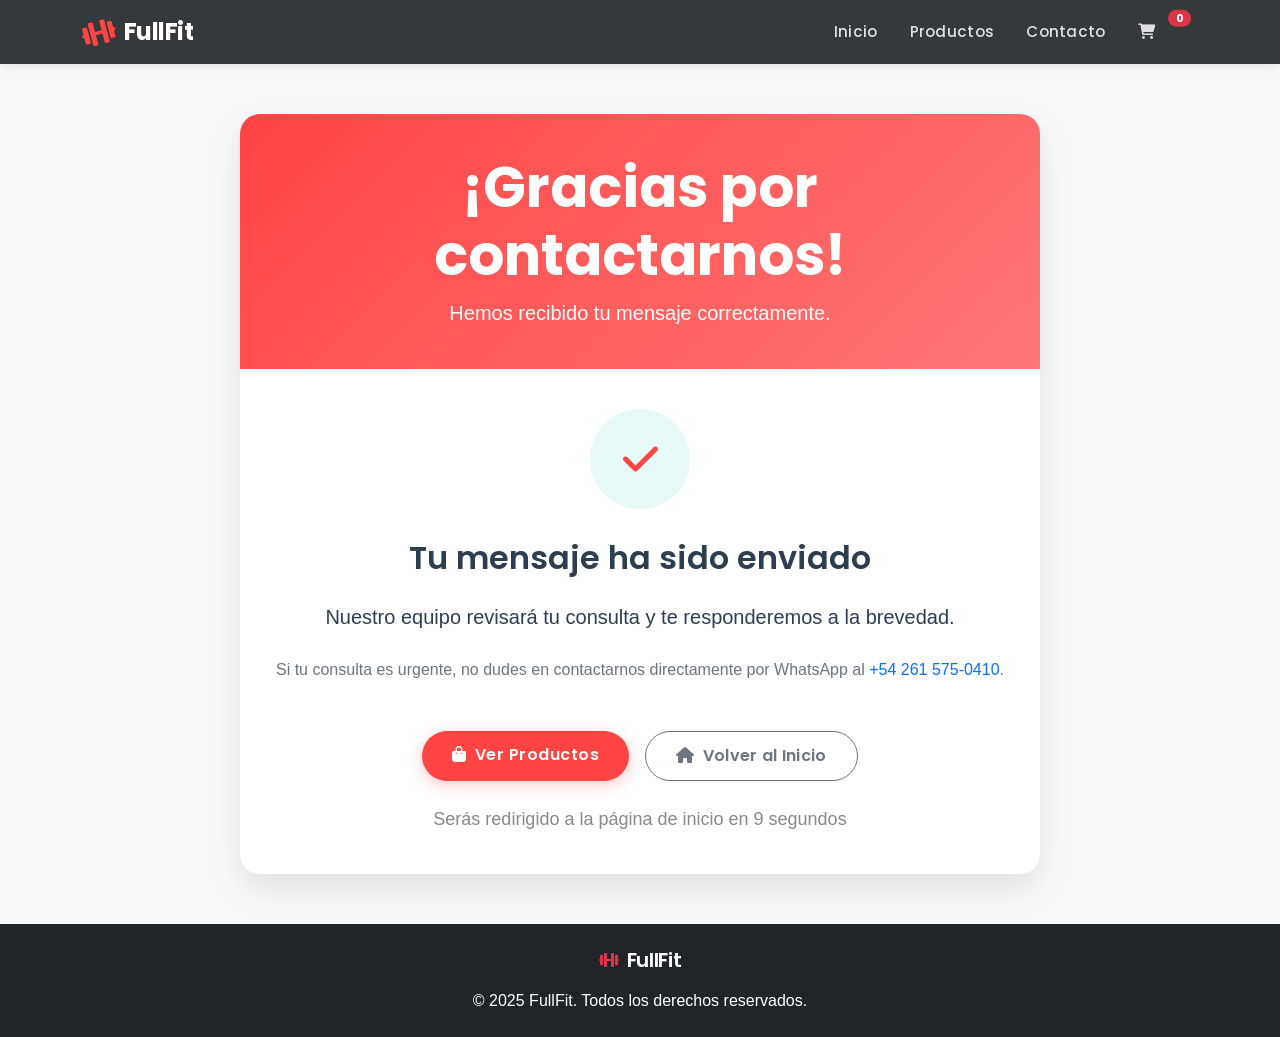
<file: gracias.html>
<!DOCTYPE html>
<html lang="es">
<head>
    <meta charset="UTF-8">
    <meta name="viewport" content="width=device-width, initial-scale=1.0">
    <title>¡Mensaje Enviado! - FullFit</title>
    <!-- Metadatos para SEO -->
    <meta name="description" content="Gracias por contactar con FullFit. Hemos recibido tu mensaje y te responderemos a la brevedad.">
    
    <!-- Google Fonts -->
    <link rel="preconnect" href="https://fonts.googleapis.com">
    <link rel="preconnect" href="https://fonts.gstatic.com" crossorigin>
    <link href="https://fonts.googleapis.com/css2?family=Poppins:wght@400;500;600;700&family=Inter:wght@400;500&display=swap" rel="stylesheet">
    <!-- Bootstrap CSS -->
    <link href="https://cdn.jsdelivr.net/npm/bootstrap@5.3.0/dist/css/bootstrap.min.css" rel="stylesheet">
    <!-- Font Awesome -->
    <link rel="stylesheet" href="https://cdnjs.cloudflare.com/ajax/libs/font-awesome/6.0.0/css/all.min.css">
    <!-- Custom CSS -->
    <link rel="stylesheet" href="css/style.css">
    <!-- Favicon -->
    <link rel="icon" type="image/png" href="assets/icons/favicon.png">
    <style>
        body {
            background-color: #f8f9fa;
            min-height: 100vh;
            display: flex;
            flex-direction: column;
        }
        .thanks-container {
            flex: 1;
            display: flex;
            align-items: center;
            justify-content: center;
            padding: 50px 20px;
        }
        .thanks-card {
            background-color: white;
            border-radius: 20px;
            box-shadow: 0 15px 35px rgba(0,0,0,0.1);
            overflow: hidden;
            max-width: 800px;
            width: 100%;
        }
        .thanks-header {
            background: linear-gradient(135deg, var(--primary-color) 0%, #ff7675 100%);
            padding: 40px 30px;
            text-align: center;
            color: white;
        }
        .thanks-body {
            padding: 40px 30px;
            text-align: center;
        }
        .thanks-icon {
            background-color: #e7f9f7;
            width: 100px;
            height: 100px;
            border-radius: 50%;
            display: flex;
            align-items: center;
            justify-content: center;
            margin: 0 auto 30px;
            font-size: 40px;
            color: var(--primary-color);
        }
        .countdown {
            font-size: 18px;
            margin-top: 30px;
            color: #888;
        }
        .btn-custom {
            background-color: var(--primary-color);
            color: white;
            border-radius: 50px;
            padding: 12px 30px;
            font-weight: 600;
            letter-spacing: 0.5px;
            box-shadow: 0 4px 15px rgba(255, 68, 68, 0.3);
            transition: all 0.3s ease;
            border: none;
        }
        .btn-custom:hover {
            transform: translateY(-3px);
            box-shadow: 0 6px 20px rgba(255, 68, 68, 0.4);
            background-color: #e04141;
            color: white;
        }
    </style>
</head>
<body>
    <!-- Navbar (el mismo que tienes en las otras páginas) -->
    <nav class="navbar navbar-expand-lg navbar-dark">
        <div class="container">
            <a class="navbar-brand d-flex align-items-center" href="index.html">
                <i class="fas fa-dumbbell me-2"></i>
                <span>FullFit</span>
            </a>

            <button class="navbar-toggler border-0" type="button" data-bs-toggle="collapse" data-bs-target="#navbarNav">
                <span class="navbar-toggler-icon"></span>
            </button>

            <div class="collapse navbar-collapse" id="navbarNav">
                <ul class="navbar-nav ms-auto">
                    <li class="nav-item">
                        <a class="nav-link" href="index.html">Inicio</a>
                    </li>
                    <li class="nav-item">
                        <a class="nav-link" href="pages/productos.html">Productos</a>
                    </li>
                    <li class="nav-item">
                        <a class="nav-link" href="pages/contacto.html">Contacto</a>
                    </li>
                    <li class="nav-item">
                        <a class="nav-link position-relative" href="#" id="cartButton">
                            <i class="fas fa-shopping-cart"></i>
                            <span id="cartCount" class="cart-badge badge rounded-pill bg-danger">0</span>
                        </a>
                    </li>
                </ul>
            </div>
        </div>
    </nav>

    <!-- Contenido de agradecimiento -->
    <div class="thanks-container">
        <div class="thanks-card">
            <div class="thanks-header">
                <h1 class="display-4 fw-bold mb-2">¡Gracias por contactarnos!</h1>
                <p class="fs-5 mb-0">Hemos recibido tu mensaje correctamente.</p>
            </div>
            <div class="thanks-body">
                <div class="thanks-icon">
                    <i class="fas fa-check"></i>
                </div>
                <h2 class="mb-4">Tu mensaje ha sido enviado</h2>
                <p class="lead mb-4">Nuestro equipo revisará tu consulta y te responderemos a la brevedad.</p>
                <p class="text-muted mb-5">Si tu consulta es urgente, no dudes en contactarnos directamente por WhatsApp al <a href="https://wa.me/542615750410" class="text-decoration-none">+54 261 575-0410</a>.</p>
                
                <div class="d-flex justify-content-center gap-3 flex-wrap">
                    <a href="pages/productos.html" class="btn btn-custom">
                        <i class="fas fa-shopping-bag me-2"></i>Ver Productos
                    </a>
                    <a href="index.html" class="btn btn-outline-secondary" style="border-radius: 50px; padding: 12px 30px; font-weight: 600;">
                        <i class="fas fa-home me-2"></i>Volver al Inicio
                    </a>
                </div>
                
                <div class="countdown mt-4">
                    Serás redirigido a la página de inicio en <span id="countdown">10</span> segundos
                </div>
            </div>
        </div>
    </div>

    <!-- Footer Reducido -->
    <footer class="footer bg-dark text-white py-4">
        <div class="container text-center">
            <div class="d-flex align-items-center justify-content-center mb-3">
                <i class="fas fa-dumbbell me-2 text-danger"></i>
                <h5 class="mb-0">FullFit</h5>
            </div>
            <p class="mb-0">&copy; 2025 FullFit. Todos los derechos reservados.</p>
        </div>
    </footer>

    <!-- Scripts -->
    <script src="https://cdn.jsdelivr.net/npm/bootstrap@5.3.0/dist/js/bootstrap.bundle.min.js"></script>
    <script>
        // Contador regresivo y redirección
        document.addEventListener('DOMContentLoaded', function() {
            let count = 10;
            const countdownElement = document.getElementById('countdown');
            
            const interval = setInterval(() => {
                count--;
                countdownElement.textContent = count;
                
                if (count <= 0) {
                    clearInterval(interval);
                    window.location.href = 'index.html';
                }
            }, 1000);
        });
    </script>
</body>
</html>
</file>
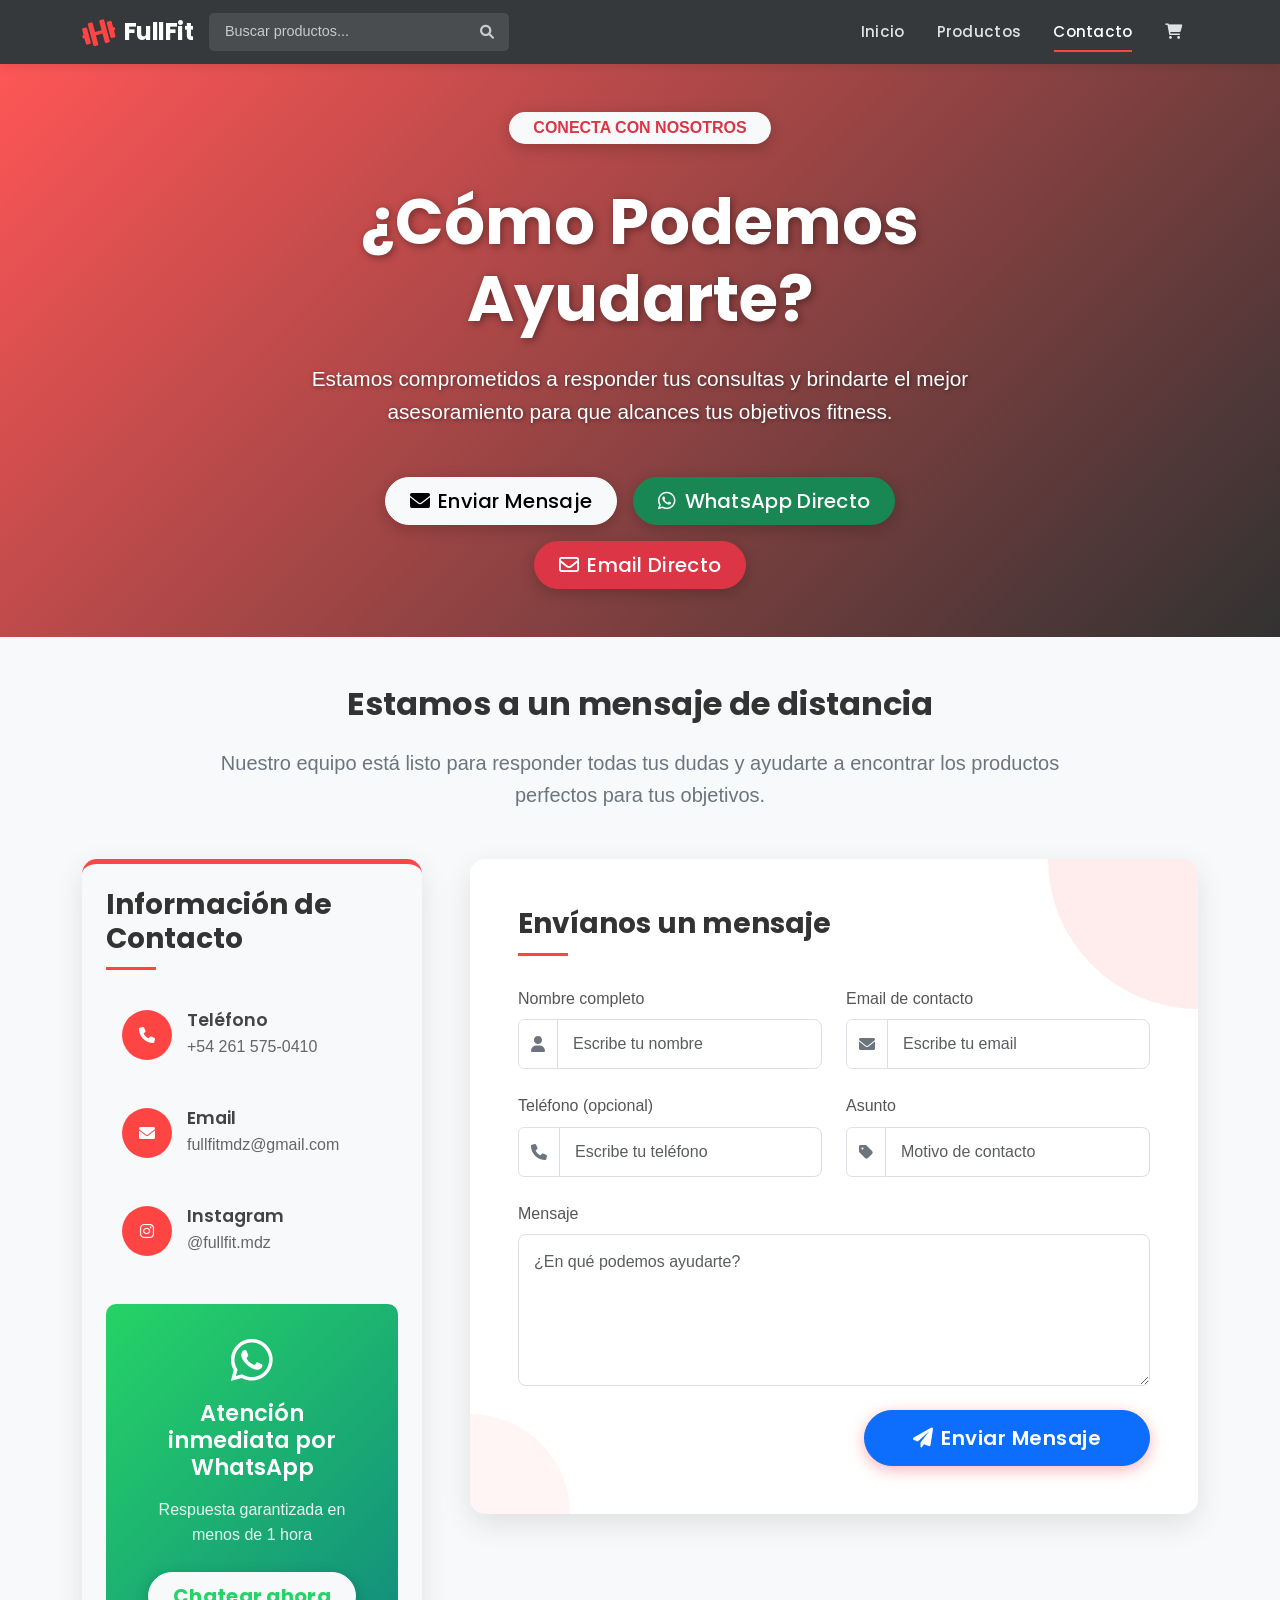
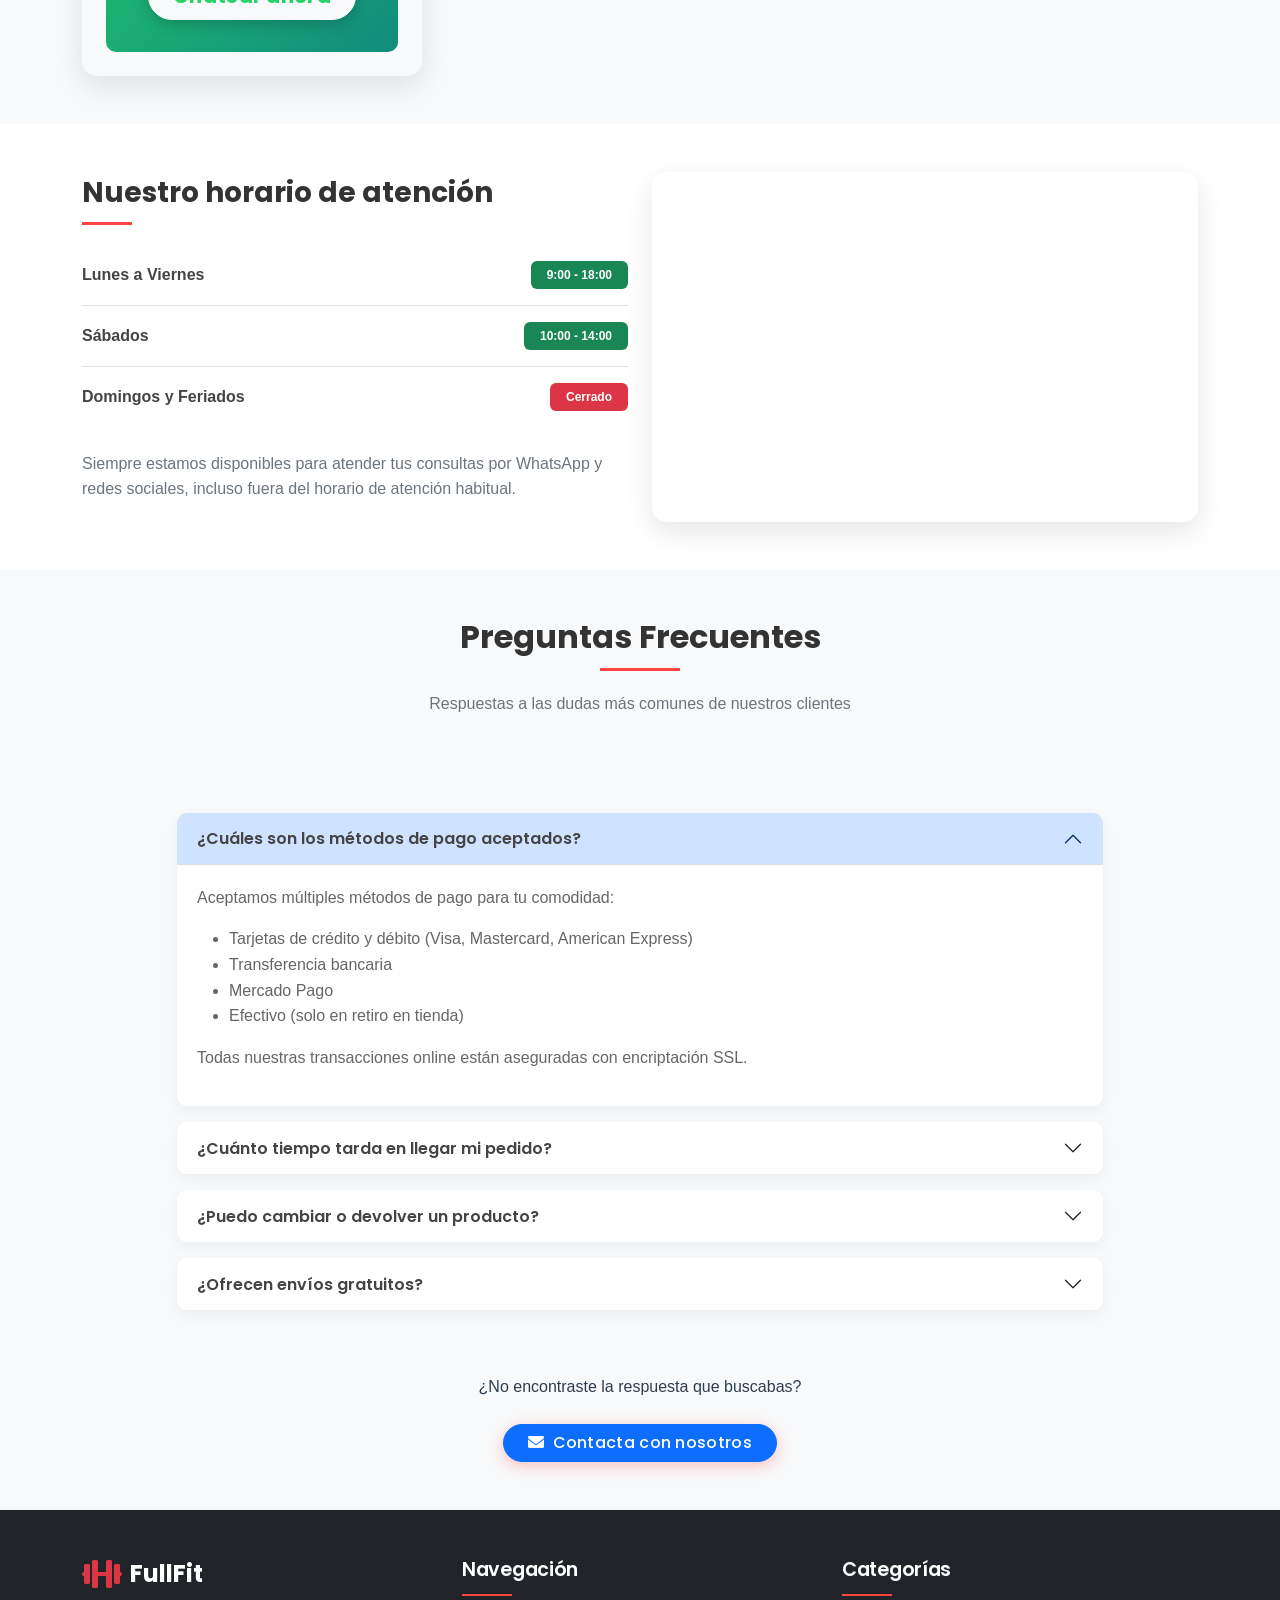
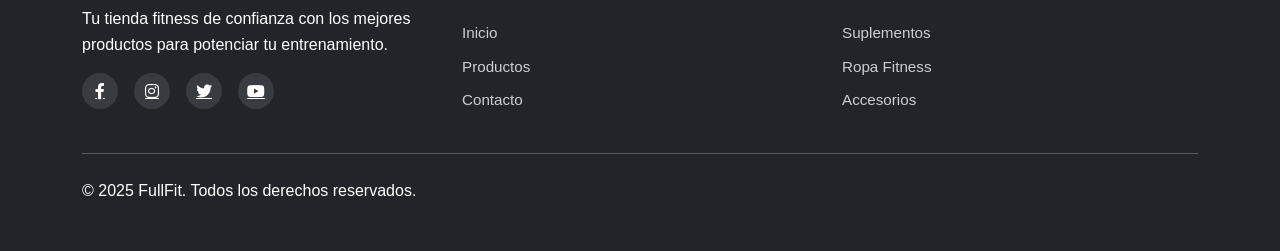
<file: pages/contacto.html>
<!DOCTYPE html>
<html lang="es">
<head>
    <meta charset="UTF-8">
    <meta name="viewport" content="width=device-width, initial-scale=1.0">
    <title>Contacto - FullFit</title>
    <!-- Metadatos para SEO -->
    <meta name="description" content="Contacta con FullFit para resolver tus dudas sobre nuestros productos fitness. Estamos aquí para ayudarte con tu compra.">
    <meta name="keywords" content="contacto fitness, atención cliente, FullFit contacto, soporte compras">
    
    <!-- Google Fonts -->
    <link rel="preconnect" href="https://fonts.googleapis.com">
    <link rel="preconnect" href="https://fonts.gstatic.com" crossorigin>
    <link href="https://fonts.googleapis.com/css2?family=Poppins:wght@400;500;600;700&family=Inter:wght@400;500&display=swap" rel="stylesheet">
    <!-- Bootstrap CSS -->
    <link href="https://cdn.jsdelivr.net/npm/bootstrap@5.3.0/dist/css/bootstrap.min.css" rel="stylesheet">
    <!-- AOS CSS -->
    <link href="https://unpkg.com/aos@2.3.1/dist/aos.css" rel="stylesheet">
    <!-- Animate.css para animaciones adicionales -->
    <link rel="stylesheet" href="https://cdnjs.cloudflare.com/ajax/libs/animate.css/4.1.1/animate.min.css">
    <!-- Font Awesome -->
    <link rel="stylesheet" href="https://cdnjs.cloudflare.com/ajax/libs/font-awesome/6.0.0/css/all.min.css">
    <!-- Custom CSS -->
    <link rel="stylesheet" href="../css/style.css">
    <!-- Favicon -->
    <link rel="icon" type="image/png" href="../assets/icons/favicon.png">
</head>
<body>
    <!-- Navbar (el mismo que tienes en las otras páginas) -->
    <!-- Navbar Mejorado -->
    <nav class="navbar navbar-expand-lg navbar-dark">
        <div class="container">
            <a class="navbar-brand d-flex align-items-center" href="../index.html">
                <i class="fas fa-dumbbell me-2"></i>
                <span>FullFit</span>
            </a>

            <!-- Buscador en Navbar -->
            <form class="d-none d-md-flex mx-auto" onsubmit="return false;">
                <div class="input-group nav-search">
                    <input type="search" 
                           class="form-control form-control-sm" 
                           placeholder="Buscar productos..." 
                           id="navbarSearch"
                           aria-label="Buscar">
                    <button class="btn btn-sm btn-primary" type="button" onclick="handleNavbarSearch()">
                        <i class="fas fa-search"></i>
                    </button>
                </div>
            </form>

            <button class="navbar-toggler border-0" type="button" data-bs-toggle="collapse" data-bs-target="#navbarNav">
                <span class="navbar-toggler-icon"></span>
            </button>

            <div class="collapse navbar-collapse" id="navbarNav">
                <ul class="navbar-nav ms-auto">
                    <li class="nav-item">
                        <a class="nav-link" href="../index.html">Inicio</a>
                    </li>
                    <li class="nav-item">
                        <a class="nav-link" href="productos.html">Productos</a>
                    </li>
                    <li class="nav-item">
                        <a class="nav-link active" href="contacto.html">Contacto</a>
                    </li>
                    <li class="nav-item">
                        <a class="nav-link position-relative" href="#" id="cartButton">
                            <i class="fas fa-shopping-cart"></i>
                            <span id="cartCount" class="cart-badge badge rounded-pill bg-danger">0</span>
                        </a>
                    </li>
                </ul>
            </div>
        </div>
    </nav>

    <!-- Modal del Carrito Mejorado -->
    <div class="modal fade" id="cartModal" tabindex="-1">
        <div class="modal-dialog modal-lg">
            <div class="modal-content">
                <div class="modal-header bg-dark text-white">
                    <h5 class="modal-title">
                        <i class="fas fa-shopping-cart me-2"></i>
                        Carrito de Compras
                    </h5>
                    <button type="button" class="btn-close btn-close-white" data-bs-dismiss="modal"></button>
                </div>
                <div class="modal-body">
                    <!-- Estado del carrito vacío -->
                    <div id="emptyCart" class="text-center py-5" style="display: none;">
                        <i class="fas fa-shopping-cart fa-4x text-muted mb-3"></i>
                        <h4 class="text-muted">Tu carrito está vacío</h4>
                        <p>¡Agrega algunos productos para comenzar!</p>
                        <a href="productos.html" class="btn btn-primary">
                            Ir a Productos
                        </a>
                    </div>

                    <!-- Contenido del carrito -->
                    <div id="cartContent">
                        <div class="table-responsive">
                            <table class="table align-middle">
                                <thead>
                                    <tr>
                                        <th>Producto</th>
                                        <th>Precio</th>
                                        <th>Cantidad</th>
                                        <th>Subtotal</th>
                                        <th></th>
                                    </tr>
                                </thead>
                                <tbody id="cartItems">
                                    <!-- Los items se insertarán aquí -->
                                </tbody>
                            </table>
                        </div>

                        <!-- Resumen del carrito -->
                        <div class="card mt-3">
                            <div class="card-body">
                                <div class="row">
                                    <div class="col-md-8">
                                        <div class="input-group mb-3">
                                            <input type="text" class="form-control" placeholder="Código de descuento">
                                            <button class="btn btn-outline-secondary" type="button">Aplicar</button>
                                        </div>
                                    </div>
                                    <div class="col-md-4">
                                        <div class="text-end">
                                            <p class="mb-1">Subtotal: $<span id="cartSubtotal">0.00</span></p>
                                            <p class="mb-1">Envío: $<span id="cartShipping">0.00</span></p>
                                            <h4 class="mt-2">Total: $<span id="cartTotal">0.00</span></h4>
                                        </div>
                                    </div>
                                </div>
                            </div>
                        </div>
                    </div>
                </div>
                <div class="modal-footer">
                    <button type="button" class="btn btn-outline-secondary" data-bs-dismiss="modal">
                        <i class="fas fa-arrow-left me-2"></i>Seguir Comprando
                    </button>
                    <button type="button" class="btn btn-primary" id="checkoutButton">
                        <i class="fas fa-check me-2"></i>Finalizar Compra
                    </button>
                </div>
            </div>
        </div>
    </div>
    
    <!-- Header de Contacto Mejorado -->
    <header class="contact-header py-5" style="background-image: url('https://images.unsplash.com/photo-1576678927484-cc907957088c?ixlib=rb-1.2.1&auto=format&fit=crop&w=2000&q=80'); background-size: cover; background-position: center; position: relative; min-height: 550px; display: flex; align-items: center;">
        <div style="position: absolute; top: 0; left: 0; width: 100%; height: 100%; background: linear-gradient(135deg, rgba(255, 68, 68, 0.9) 0%, rgba(0, 0, 0, 0.8) 100%);"></div>
        <div class="container position-relative">
            <div class="row">
                <div class="col-lg-8 mx-auto" data-aos="fade-up" data-aos-duration="1000">
                    <div class="text-center mb-4">
                        <span class="badge bg-light text-danger px-4 py-2 mb-3 fs-6 fw-bold" style="border-radius: 30px; box-shadow: 0 4px 15px rgba(0,0,0,0.2);">CONECTA CON NOSOTROS</span>
                    </div>
                    <h1 class="display-3 text-white fw-bold mb-4 text-center" style="text-shadow: 2px 2px 8px rgba(0,0,0,0.4);">¿Cómo Podemos Ayudarte?</h1>
                    <p class="lead text-white mb-5 opacity-90 text-center px-3" style="font-size: 1.3rem; text-shadow: 1px 1px 4px rgba(0,0,0,0.5);">
                        Estamos comprometidos a responder tus consultas y brindarte el mejor asesoramiento para que alcances tus objetivos fitness.
                    </p>
                    <div class="d-flex flex-wrap gap-3 justify-content-center">
                        <a href="#contact-form" class="btn btn-light btn-lg px-4" style="border-radius: 30px; box-shadow: 0 4px 15px rgba(0,0,0,0.2);">
                            <i class="fas fa-envelope me-2"></i>Enviar Mensaje
                        </a>
                        <a href="https://wa.me/542615750410" target="_blank" class="btn btn-success btn-lg px-4" style="border-radius: 30px; box-shadow: 0 4px 15px rgba(0,0,0,0.2);">
                            <i class="fab fa-whatsapp me-2"></i>WhatsApp Directo
                        </a>
                        <a href="mailto:fullfitmdz@gmail.com" class="btn btn-danger btn-lg px-4" style="border-radius: 30px; box-shadow: 0 4px 15px rgba(0,0,0,0.2);">
                            <i class="far fa-envelope me-2"></i>Email Directo
                        </a>
                    </div>
                </div>
            </div>
        </div>
    </header>

    <!-- Sección de Contacto -->
    <section class="contact-section py-5" style="background-color: #f8f9fa;">
        <div class="container">
            <div class="row justify-content-center mb-5">
                <div class="col-lg-10 text-center">
                    <h2 class="mb-4 fw-bold" style="color: #333;" data-aos="fade-up">Estamos a un mensaje de distancia</h2>
                    <p class="lead text-muted mb-0" data-aos="fade-up" data-aos-delay="100">Nuestro equipo está listo para responder todas tus dudas y ayudarte a encontrar los productos perfectos para tus objetivos.</p>
                </div>
            </div>
            
            <div class="row g-5">
                <!-- Información de Contacto -->
                <div class="col-lg-4">
                    <div class="contact-info h-100" data-aos="fade-up">
                        <div class="contact-card" style="border-radius: 15px; overflow: hidden; box-shadow: 0 10px 30px rgba(0,0,0,0.1); border-top: 5px solid var(--primary-color);">
                            <div class="contact-card-body p-4">
                                <h3 class="contact-title mb-4" style="color: #333; font-weight: 700; position: relative; padding-bottom: 15px;">
                                    Información de Contacto
                                    <span style="position: absolute; bottom: 0; left: 0; width: 50px; height: 3px; background: var(--primary-color);"></span>
                                </h3>
                                
                                <div class="contact-item d-flex align-items-center p-3 mb-3" style="background: #f8f9fa; border-radius: 10px; transition: all 0.3s ease;">
                                    <div style="width: 50px; height: 50px; border-radius: 50%; background: var(--primary-color); display: flex; align-items: center; justify-content: center; margin-right: 15px; flex-shrink: 0;">
                                        <i class="fas fa-phone text-white"></i>
                                    </div>
                                    <div class="contact-details">
                                        <h4 style="font-size: 1.1rem; font-weight: 600; margin-bottom: 3px; color: #444;">Teléfono</h4>
                                        <a href="tel:2615750410" style="text-decoration: none; color: #666; font-weight: 500; transition: all 0.3s ease;">+54 261 575-0410</a>
                                    </div>
                                </div>

                                <div class="contact-item d-flex align-items-center p-3 mb-3" style="background: #f8f9fa; border-radius: 10px; transition: all 0.3s ease;">
                                    <div style="width: 50px; height: 50px; border-radius: 50%; background: var(--primary-color); display: flex; align-items: center; justify-content: center; margin-right: 15px; flex-shrink: 0;">
                                        <i class="fas fa-envelope text-white"></i>
                                    </div>
                                    <div class="contact-details">
                                        <h4 style="font-size: 1.1rem; font-weight: 600; margin-bottom: 3px; color: #444;">Email</h4>
                                        <a href="mailto:fullfitmdz@gmail.com" style="text-decoration: none; color: #666; font-weight: 500; transition: all 0.3s ease; word-break: break-all;">fullfitmdz@gmail.com</a>
                                    </div>
                                </div>

                                <div class="contact-item d-flex align-items-center p-3 mb-4" style="background: #f8f9fa; border-radius: 10px; transition: all 0.3s ease;">
                                    <div style="width: 50px; height: 50px; border-radius: 50%; background: var(--primary-color); display: flex; align-items: center; justify-content: center; margin-right: 15px; flex-shrink: 0;">
                                        <i class="fab fa-instagram text-white"></i>
                                    </div>
                                    <div class="contact-details">
                                        <h4 style="font-size: 1.1rem; font-weight: 600; margin-bottom: 3px; color: #444;">Instagram</h4>
                                        <a href="https://instagram.com/fullfit.mdz" target="_blank" style="text-decoration: none; color: #666; font-weight: 500; transition: all 0.3s ease;">@fullfit.mdz</a>
                                    </div>
                                </div>

                                <div style="background: linear-gradient(135deg, #25D366, #128C7E); color: white; padding: 2rem; border-radius: 10px; text-align: center; margin-top: 2rem;">
                                    <i class="fab fa-whatsapp mb-3" style="font-size: 3rem;"></i>
                                    <h4 style="font-size: 1.4rem; font-weight: 600; margin-bottom: 1rem;">Atención inmediata por WhatsApp</h4>
                                    <p class="mb-4" style="opacity: 0.9;">Respuesta garantizada en menos de 1 hora</p>
                                    <a href="https://wa.me/542615750410" target="_blank" class="btn btn-light btn-lg px-4 fw-bold" style="border-radius: 30px; color: #25D366; box-shadow: 0 4px 15px rgba(0,0,0,0.2);">
                                        Chatear ahora
                                    </a>
                                </div>
                            </div>
                        </div>
                    </div>
                </div>

                <!-- Formulario -->
                <div class="col-lg-8">
                    <div class="contact-form" data-aos="fade-up" id="contact-form" style="background: white; border-radius: 15px; box-shadow: 0 10px 30px rgba(0,0,0,0.1); padding: 3rem; position: relative; overflow: hidden;">
                        <!-- Elemento decorativo superior -->
                        <div style="position: absolute; top: 0; right: 0; width: 150px; height: 150px; background: var(--primary-color); opacity: 0.1; border-radius: 0 0 0 100%;"></div>
                        <!-- Elemento decorativo inferior -->
                        <div style="position: absolute; bottom: 0; left: 0; width: 100px; height: 100px; background: var(--primary-color); opacity: 0.05; border-radius: 0 100% 0 0;"></div>
                        
                        <h3 style="color: #333; font-weight: 700; position: relative; padding-bottom: 15px; margin-bottom: 30px;">
                            Envíanos un mensaje
                            <span style="position: absolute; bottom: 0; left: 0; width: 50px; height: 3px; background: var(--primary-color);"></span>
                        </h3>
                        
                        <form action="https://formsubmit.co/70adfbb88e1b08fe1eeada50f58da2a7" method="POST">
                            <!-- Configuraciones de FormSubmit -->
                            <input type="hidden" name="_captcha" value="false">
                            <input type="hidden" name="_subject" value="Nuevo mensaje de contacto - FullFit">
                            <input type="hidden" name="_template" value="table">
                            <input type="hidden" name="_next" value="../gracias.html">
                            
                            <div class="row g-4">
                                <div class="col-md-6">
                                    <div class="form-group position-relative">
                                        <label for="nombre" style="font-weight: 500; color: #555; margin-bottom: 8px;">Nombre completo</label>
                                        <div class="input-group">
                                            <span class="input-group-text" style="background: transparent;"><i class="fas fa-user text-muted"></i></span>
                                            <input type="text" class="form-control" id="nombre" name="nombre" placeholder="Escribe tu nombre" required 
                                                style="padding: 12px 15px; border-radius: 0 8px 8px 0; border: 1px solid #ddd; transition: all 0.3s ease;">
                                        </div>
                                    </div>
                                </div>
                                <div class="col-md-6">
                                    <div class="form-group position-relative">
                                        <label for="email" style="font-weight: 500; color: #555; margin-bottom: 8px;">Email de contacto</label>
                                        <div class="input-group">
                                            <span class="input-group-text" style="background: transparent;"><i class="fas fa-envelope text-muted"></i></span>
                                            <input type="email" class="form-control" id="email" name="email" placeholder="Escribe tu email" required
                                                style="padding: 12px 15px; border-radius: 0 8px 8px 0; border: 1px solid #ddd; transition: all 0.3s ease;">
                                        </div>
                                    </div>
                                </div>
                                <div class="col-md-6">
                                    <div class="form-group position-relative">
                                        <label for="telefono" style="font-weight: 500; color: #555; margin-bottom: 8px;">Teléfono (opcional)</label>
                                        <div class="input-group">
                                            <span class="input-group-text" style="background: transparent;"><i class="fas fa-phone text-muted"></i></span>
                                            <input type="tel" class="form-control" id="telefono" name="telefono" placeholder="Escribe tu teléfono"
                                                style="padding: 12px 15px; border-radius: 0 8px 8px 0; border: 1px solid #ddd; transition: all 0.3s ease;">
                                        </div>
                                    </div>
                                </div>
                                <div class="col-md-6">
                                    <div class="form-group position-relative">
                                        <label for="asunto" style="font-weight: 500; color: #555; margin-bottom: 8px;">Asunto</label>
                                        <div class="input-group">
                                            <span class="input-group-text" style="background: transparent;"><i class="fas fa-tag text-muted"></i></span>
                                            <input type="text" class="form-control" id="asunto" name="asunto" placeholder="Motivo de contacto" required
                                                style="padding: 12px 15px; border-radius: 0 8px 8px 0; border: 1px solid #ddd; transition: all 0.3s ease;">
                                        </div>
                                    </div>
                                </div>
                                <div class="col-md-12">
                                    <div class="form-group position-relative">
                                        <label for="mensaje" style="font-weight: 500; color: #555; margin-bottom: 8px;">Mensaje</label>
                                        <textarea class="form-control" id="mensaje" name="mensaje" rows="5" placeholder="¿En qué podemos ayudarte?" required
                                            style="padding: 15px; border-radius: 8px; border: 1px solid #ddd; transition: all 0.3s ease;"></textarea>
                                    </div>
                                </div>
                                <div class="col-md-12 mt-4 text-end">
                                    <button type="submit" class="btn btn-primary btn-lg px-5" style="border-radius: 50px; box-shadow: 0 4px 15px rgba(255, 68, 68, 0.4); padding: 12px 30px; font-weight: 600; letter-spacing: 0.5px; transition: all 0.3s ease;">
                                        <i class="fas fa-paper-plane me-2"></i>Enviar Mensaje
                                    </button>
                                </div>
                            </div>
                        </form>
                    </div>
                </div>
            </div>
        </div>
    </section>

    <!-- Mapa y horarios -->
    <section class="py-5 bg-white">
        <div class="container">
            <div class="row align-items-center">
                <div class="col-lg-6 mb-4 mb-lg-0" data-aos="fade-right">
                    <h3 style="color: #333; font-weight: 700; position: relative; padding-bottom: 15px; margin-bottom: 20px;">
                        Nuestro horario de atención
                        <span style="position: absolute; bottom: 0; left: 0; width: 50px; height: 3px; background: var(--primary-color);"></span>
                    </h3>
                    <div class="mb-4">
                        <div class="d-flex justify-content-between align-items-center py-3 border-bottom">
                            <span style="font-weight: 600; color: #444;">Lunes a Viernes</span>
                            <span class="badge bg-success px-3 py-2">9:00 - 18:00</span>
                        </div>
                        <div class="d-flex justify-content-between align-items-center py-3 border-bottom">
                            <span style="font-weight: 600; color: #444;">Sábados</span>
                            <span class="badge bg-success px-3 py-2">10:00 - 14:00</span>
                        </div>
                        <div class="d-flex justify-content-between align-items-center py-3">
                            <span style="font-weight: 600; color: #444;">Domingos y Feriados</span>
                            <span class="badge bg-danger px-3 py-2">Cerrado</span>
                        </div>
                    </div>
                    <p class="text-muted">Siempre estamos disponibles para atender tus consultas por WhatsApp y redes sociales, incluso fuera del horario de atención habitual.</p>
                </div>
                <div class="col-lg-6" data-aos="fade-left">
                    <div style="border-radius: 15px; overflow: hidden; box-shadow: 0 10px 30px rgba(0,0,0,0.1); height: 350px;">
                        <iframe src="https://www.google.com/maps/embed?pb=!1m18!1m12!1m3!1d53709.05546871517!2d-68.87676249060708!3d-32.88349294303752!2m3!1f0!2f0!3f0!3m2!1i1024!2i768!4f13.1!3m3!1m2!1s0x967e093ec45179bf%3A0x205a78f6d20efa3a!2sMendoza%2C%20Capital%2C%20Mendoza!5e0!3m2!1ses-419!2sar!4v1683238876390!5m2!1ses-419!2sar" width="100%" height="350" style="border:0;" allowfullscreen="" loading="lazy" referrerpolicy="no-referrer-when-downgrade"></iframe>
                    </div>
                </div>
            </div>
        </div>
    </section>

    <!-- Sección de Preguntas Frecuentes -->
    <section class="py-5" style="background-color: #f8f9fa;">
        <div class="container">
            <div class="row justify-content-center mb-5">
                <div class="col-lg-8 text-center">
                    <h2 style="color: #333; font-weight: 700; position: relative; padding-bottom: 15px; margin-bottom: 20px; display: inline-block;" data-aos="fade-up">
                        Preguntas Frecuentes
                        <span style="position: absolute; bottom: 0; left: 50%; transform: translateX(-50%); width: 80px; height: 3px; background: var(--primary-color);"></span>
                    </h2>
                    <p class="text-muted mb-5" data-aos="fade-up" data-aos-delay="100">Respuestas a las dudas más comunes de nuestros clientes</p>
                </div>
            </div>

            <div class="row justify-content-center">
                <div class="col-lg-10">
                    <div class="accordion" id="faqAccordion" data-aos="fade-up" data-aos-delay="200">
                        <!-- Pregunta 1 -->
                        <div class="accordion-item mb-3" style="border-radius: 10px; overflow: hidden; border: none; box-shadow: 0 5px 15px rgba(0,0,0,0.05);">
                            <h2 class="accordion-header" id="faqHeading1">
                                <button class="accordion-button" type="button" data-bs-toggle="collapse" data-bs-target="#faqCollapse1" aria-expanded="true" aria-controls="faqCollapse1" style="padding: 16px 20px; font-weight: 600; color: #444;">
                                    ¿Cuáles son los métodos de pago aceptados?
                                </button>
                            </h2>
                            <div id="faqCollapse1" class="accordion-collapse collapse show" aria-labelledby="faqHeading1" data-bs-parent="#faqAccordion">
                                <div class="accordion-body" style="padding: 20px; color: #666;">
                                    <p>Aceptamos múltiples métodos de pago para tu comodidad:</p>
                                    <ul>
                                        <li>Tarjetas de crédito y débito (Visa, Mastercard, American Express)</li>
                                        <li>Transferencia bancaria</li>
                                        <li>Mercado Pago</li>
                                        <li>Efectivo (solo en retiro en tienda)</li>
                                    </ul>
                                    <p>Todas nuestras transacciones online están aseguradas con encriptación SSL.</p>
                                </div>
                            </div>
                        </div>
                        
                        <!-- Pregunta 2 -->
                        <div class="accordion-item mb-3" style="border-radius: 10px; overflow: hidden; border: none; box-shadow: 0 5px 15px rgba(0,0,0,0.05);">
                            <h2 class="accordion-header" id="faqHeading2">
                                <button class="accordion-button collapsed" type="button" data-bs-toggle="collapse" data-bs-target="#faqCollapse2" aria-expanded="false" aria-controls="faqCollapse2" style="padding: 16px 20px; font-weight: 600; color: #444;">
                                    ¿Cuánto tiempo tarda en llegar mi pedido?
                                </button>
                            </h2>
                            <div id="faqCollapse2" class="accordion-collapse collapse" aria-labelledby="faqHeading2" data-bs-parent="#faqAccordion">
                                <div class="accordion-body" style="padding: 20px; color: #666;">
                                    <p>Los tiempos de entrega varían según tu ubicación:</p>
                                    <ul>
                                        <li><strong>Ciudad de Mendoza:</strong> 24-48 horas hábiles</li>
                                        <li><strong>Gran Mendoza:</strong> 2-3 días hábiles</li>
                                        <li><strong>Resto del país:</strong> 3-7 días hábiles</li>
                                    </ul>
                                    <p>Una vez realizado tu pedido, recibirás un código de seguimiento para rastrear tu envío en tiempo real.</p>
                                </div>
                            </div>
                        </div>
                        
                        <!-- Pregunta 3 -->
                        <div class="accordion-item mb-3" style="border-radius: 10px; overflow: hidden; border: none; box-shadow: 0 5px 15px rgba(0,0,0,0.05);">
                            <h2 class="accordion-header" id="faqHeading3">
                                <button class="accordion-button collapsed" type="button" data-bs-toggle="collapse" data-bs-target="#faqCollapse3" aria-expanded="false" aria-controls="faqCollapse3" style="padding: 16px 20px; font-weight: 600; color: #444;">
                                    ¿Puedo cambiar o devolver un producto?
                                </button>
                            </h2>
                            <div id="faqCollapse3" class="accordion-collapse collapse" aria-labelledby="faqHeading3" data-bs-parent="#faqAccordion">
                                <div class="accordion-body" style="padding: 20px; color: #666;">
                                    <p>Sí, en FullFit nos aseguramos de que estés completamente satisfecho con tu compra:</p>
                                    <ul>
                                        <li>Tienes 30 días desde la recepción para solicitar un cambio o devolución</li>
                                        <li>Los productos deben estar sin uso y en su embalaje original</li>
                                        <li>En caso de productos defectuosos, cubrimos el costo del envío</li>
                                    </ul>
                                    <p>Para iniciar el proceso, simplemente contacta con nuestro equipo de atención al cliente.</p>
                                </div>
                            </div>
                        </div>
                        
                        <!-- Pregunta 4 -->
                        <div class="accordion-item mb-3" style="border-radius: 10px; overflow: hidden; border: none; box-shadow: 0 5px 15px rgba(0,0,0,0.05);">
                            <h2 class="accordion-header" id="faqHeading4">
                                <button class="accordion-button collapsed" type="button" data-bs-toggle="collapse" data-bs-target="#faqCollapse4" aria-expanded="false" aria-controls="faqCollapse4" style="padding: 16px 20px; font-weight: 600; color: #444;">
                                    ¿Ofrecen envíos gratuitos?
                                </button>
                            </h2>
                            <div id="faqCollapse4" class="accordion-collapse collapse" aria-labelledby="faqHeading4" data-bs-parent="#faqAccordion">
                                <div class="accordion-body" style="padding: 20px; color: #666;">
                                    <p>¡Sí! Ofrecemos envío gratuito en todos los pedidos superiores a $50. Para pedidos menores, se aplica una tarifa fija de $5 por envío.</p>
                                    <p>También tenemos la opción de retiro gratuito en nuestra tienda física ubicada en el centro de Mendoza.</p>
                                </div>
                            </div>
                        </div>
                    </div>
                </div>
            </div>
            
            <div class="row mt-5">
                <div class="col-12 text-center">
                    <p class="mb-4" data-aos="fade-up" data-aos-delay="300">¿No encontraste la respuesta que buscabas?</p>
                    <a href="#contact-form" class="btn btn-primary px-4" style="border-radius: 30px; box-shadow: 0 4px 15px rgba(255, 68, 68, 0.3);" data-aos="fade-up" data-aos-delay="400">
                        <i class="fas fa-envelope me-2"></i>Contacta con nosotros
                    </a>
                </div>
            </div>
        </div>
    </section>

    <!-- Footer Mejorado -->
    <footer class="footer bg-dark text-white py-5">
        <div class="container">
            <div class="row">
                <div class="col-md-4 mb-4 mb-md-0">
                    <div class="footer-brand d-flex align-items-center mb-3">
                        <i class="fas fa-dumbbell me-2 fa-2x text-danger"></i>
                        <h4 class="mb-0">FullFit</h4>
                    </div>
                    <p class="mb-3">Tu tienda fitness de confianza con los mejores productos para potenciar tu entrenamiento.</p>
                    <div class="social-links d-flex">
                        <a href="#" class="me-3"><i class="fab fa-facebook-f"></i></a>
                        <a href="#" class="me-3"><i class="fab fa-instagram"></i></a>
                        <a href="#" class="me-3"><i class="fab fa-twitter"></i></a>
                        <a href="#" class="me-3"><i class="fab fa-youtube"></i></a>
                    </div>
                </div>
                <div class="col-md-4 col-6 mb-4 mb-md-0">
                    <h5 class="mb-4 footer-title">Navegación</h5>
                    <ul class="list-unstyled footer-links">
                        <li class="mb-2"><a href="../index.html">Inicio</a></li>
                        <li class="mb-2"><a href="productos.html">Productos</a></li>
                        <li class="mb-2"><a href="contacto.html">Contacto</a></li>
                    </ul>
                </div>
                <div class="col-md-4 col-6 mb-4 mb-md-0">
                    <h5 class="mb-4 footer-title">Categorías</h5>
                    <ul class="list-unstyled footer-links">
                        <li class="mb-2"><a href="productos.html?categoria=suplementos">Suplementos</a></li>
                        <li class="mb-2"><a href="productos.html?categoria=ropa">Ropa Fitness</a></li>
                        <li class="mb-2"><a href="productos.html?categoria=accesorios">Accesorios</a></li>
                    </ul>
                </div>
            </div>
            <hr class="mt-4 mb-4">
            <div class="row align-items-center">
                <div class="col-md-6 text-center text-md-start">
                    <p class="mb-0">&copy; 2025 FullFit. Todos los derechos reservados.</p>
                </div>
                <div class="col-md-6 text-center text-md-end mt-3 mt-md-0">
                    <!-- Enlaces eliminados -->
                </div>
            </div>
        </div>
    </footer>

    <!-- Scripts -->
    <script src="https://cdn.jsdelivr.net/npm/bootstrap@5.3.0/dist/js/bootstrap.bundle.min.js"></script>
    <script src="https://unpkg.com/aos@2.3.1/dist/aos.js"></script>
    
    <!-- Script para animaciones -->
    <script type="text/javascript">
        // Inicializar AOS (Animate On Scroll)
        document.addEventListener('DOMContentLoaded', function() {
            AOS.init({
                duration: 800,
                easing: 'ease-in-out',
                once: true
            });
        });
    </script>
    
    <script src="../js/main.js"></script>
</body>
</html>
</file>
<file: css/style.css>
/* Solución para el problema de la navbar */
.navbar {
    position: relative !important;
    background-color: rgba(33, 37, 41, 0.9) !important;
    box-shadow: 0 2px 10px rgba(0,0,0,0.3);
    z-index: 1030;
    margin-bottom: 0;
}

.fixed-top {
    position: relative !important;
}

.hero {
    position: relative;
    min-height: 600px;
    height: 75vh;
    overflow: hidden;
    margin-top: 0;
    padding-top: 0;
    margin-bottom: 0;
    padding-bottom: 0;
}

.hero-content {
    position: relative;
    width: 100%;
    z-index: 1;
    padding-top: 40px !important; /* Reducido para mover el contenido hacia arriba */
}

.hero-background {
    position: absolute;
    top: 0;
    left: 0;
    width: 100%;
    height: 100%;
    object-fit: cover;
    object-position: center 30%; /* Ajustado para mostrar mejor parte superior */
    z-index: -2;
}

.hero::before {
    content: '';
    position: absolute;
    top: 0;
    left: 0;
    right: 0;
    bottom: 0;
    background: linear-gradient(rgba(0, 0, 0, 0.2), rgba(0, 0, 0, 0.8));
    z-index: -1;
}

body {
    padding-top: 0 !important;
}

/* Tipografía */
:root {
    --font-primary: 'Poppins', sans-serif;
    --font-secondary: 'Inter', sans-serif;
}

body {
    font-family: var(--font-secondary);
    font-weight: 400;
    line-height: 1.6;
    color: #2c3e50;
}

h1, h2, h3, h4, h5, h6,
.navbar-brand,
.btn,
.display-1, .display-2, .display-3, .display-4 {
    font-family: var(--font-primary);
    font-weight: 600;
}

.navbar-brand {
    font-weight: 700;
    letter-spacing: -0.5px;
}

.nav-link {
    font-family: var(--font-primary);
    font-weight: 500;
    letter-spacing: 0.3px;
}

.hero h1 {
    font-weight: 700;
    letter-spacing: -1px;
}

.hero .lead {
    font-family: var(--font-secondary);
    font-weight: 400;
    letter-spacing: 0.2px;
}

.card-title {
    font-weight: 600;
    letter-spacing: -0.3px;
}

.btn {
    font-weight: 500;
    letter-spacing: 0.3px;
}

.category-card h3 {
    font-weight: 600;
    letter-spacing: -0.3px;
}

.filter-bar {
    font-family: var(--font-secondary);
    font-size: 0.95rem;
}

.form-label {
    font-family: var(--font-primary);
    font-weight: 500;
}

.price-tag {
    font-family: var(--font-primary);
    font-weight: 600;
}

.modal-title {
    font-weight: 600;
    letter-spacing: -0.3px;
}

.footer h5 {
    font-weight: 600;
    letter-spacing: -0.3px;
}

/* Mejoras en la legibilidad */
.text-muted {
    color: #6c757d !important;
}

.small {
    font-size: 0.875rem;
}

/* Ajustes de espaciado */
.card-body {
    line-height: 1.5;
}

.lead {
    line-height: 1.6;
}
/* Navbar Moderno */
.navbar.navbar-scrolled {
    padding: 10px 0;
    background: rgba(33, 37, 41, 0.98);
    box-shadow: 0 5px 20px rgba(0,0,0,0.1);
}

.navbar-brand {
    font-size: 1.5rem;
    font-weight: 700;
    letter-spacing: -0.5px;
    color: #fff !important;
}

.navbar-brand i {
    color: var(--primary-color);
    font-size: 1.7rem;
    transform: rotate(-15deg);
    transition: transform 0.3s ease;
}

.navbar-brand:hover i {
    transform: rotate(0deg);
}

.nav-link {
    position: relative;
    font-weight: 500;
    font-size: 0.95rem;
    letter-spacing: 0.3px;
    padding: 0.5rem 1rem !important;
    color: rgba(255, 255, 255, 0.85) !important;
    transition: all 0.3s ease;
}

.nav-link:hover, .nav-link.active {
    color: #fff !important;
}

.nav-link::after {
    content: '';
    position: absolute;
    bottom: 0;
    left: 50%;
    width: 0;
    height: 2px;
    background: var(--primary-color);
    transition: all 0.3s ease;
    transform: translateX(-50%);
}

.nav-link:hover::after, .nav-link.active::after {
    width: 70%;
}

.navbar-toggler {
    border: none;
    padding: 0;
    font-size: 1.5rem;
}

.navbar-toggler:focus {
    box-shadow: none;
}

.nav-search {
    position: relative;
    width: 300px;
}

.nav-search .form-control {
    background: rgba(255, 255, 255, 0.1);
    border: none;
    color: white;
    padding: 0.5rem 1rem;
    font-size: 0.9rem;
    border-radius: 50px;
    transition: all 0.3s ease;
}

.nav-search .form-control:focus {
    background: rgba(255, 255, 255, 0.2);
    color: white;
    box-shadow: none;
}

.nav-search .form-control::placeholder {
    color: rgba(255, 255, 255, 0.6);
}

.nav-search .btn {
    position: absolute;
    right: 0;
    top: 0;
    bottom: 0;
    border: none;
    background: transparent;
    padding: 0 15px;
    color: rgba(255, 255, 255, 0.7);
    transition: all 0.3s ease;
}

.nav-search .btn:hover {
    color: white;
}

.cart-badge {
    position: absolute;
    top: 0;
    right: 0;
    transform: translate(40%, -30%);
    font-size: 0.7rem;
    padding: 0.2rem 0.45rem;
}

/* Media queries para responsive */
@media (max-width: 991.98px) {
    .navbar-collapse {
        background: rgba(33, 37, 41, 0.98);
        padding: 1rem;
        margin: 0.5rem -1rem;
        border-radius: 0.5rem;
    }

    .nav-search {
        width: 100%;
        margin: 1rem 0;
    }
}
/* Variables globales */
:root {
    --primary-color: #ff4444;
    --secondary-color: #333333;
    --dark-bg: #1a1a1a;
    --light-bg: #f8f9fa;
    --text-light: #ffffff;
    --text-dark: #333333;
    --transition: all 0.3s ease;
}

/* Estilos generales */
body {
    font-family: 'Roboto', sans-serif;
    background-color: var(--light-bg);
}

/* Navbar */
.navbar {
    background-color: var(--dark-bg);
    box-shadow: 0 2px 10px rgba(0,0,0,0.1);
    transition: var(--transition);
}

.navbar-brand {
    font-weight: 700;
    font-size: 1.5rem;
}

.navbar-brand i {
    color: var(--primary-color);
}

#cartCount {
    position: relative;
    top: -10px;
    font-size: 0.7rem;
}

/* Hero Section - Este es el contenido principal, borramos las duplicaciones */
/* Estilo del título del hero */
.hero h1 {
    font-size: 4.5rem;
    font-weight: 800;
    letter-spacing: -1px;
    margin-bottom: 1.5rem;
    text-shadow: 2px 2px 15px rgba(0, 0, 0, 0.9);
    line-height: 1.1;
    text-transform: uppercase;
}

.hero .lead {
    font-size: 1.5rem;
    max-width: 750px;
    margin: 0 auto 2rem auto;
    text-shadow: 1px 1px 8px rgba(0, 0, 0, 0.7);
    line-height: 1.5;
}

.hero .btn-primary, .hero .btn-outline-light {
    padding: 1rem 2.8rem; /* Botones más grandes */
    font-size: 1.2rem;
    font-weight: 600;
    text-transform: uppercase;
    border-radius: 50px;
    box-shadow: 0 5px 15px rgba(0, 0, 0, 0.3);
    transition: all 0.3s ease;
}

.hero .btn-primary:hover, .hero .btn-outline-light:hover {
    transform: translateY(-5px);
    box-shadow: 0 8px 25px rgba(0, 0, 0, 0.4);
}

.hero .btn-outline-light {
    border-width: 2px;
}

/* Responsive para dispositivos móviles */
@media (max-width: 768px) {
    .hero {
        height: 100vh;
        min-height: 700px;
    }
    
    .hero h1 {
        font-size: 2.8rem;
        margin-top: 2rem;
    }
    
    .hero .lead {
        font-size: 1.3rem;
        margin-bottom: 2rem;
    }
    
    .hero .btn-primary, .hero .btn-outline-light {
        padding: 0.8rem 2rem;
        font-size: 1rem;
    }
    
    .hero-background {
        height: 100%;
        object-position: 60% center;
    }
}

/* Categorías */
.category-card {
    background: var(--dark-bg);
    color: var(--text-light);
    padding: 2rem;
    border-radius: 10px;
    text-align: center;
    transition: var(--transition);
    cursor: pointer;
    position: relative;
    overflow: hidden;
}

.category-card:hover {
    transform: translateY(-5px);
}

.category-card::before {
    content: '';
    position: absolute;
    top: 0;
    left: 0;
    width: 100%;
    height: 100%;
    background: linear-gradient(45deg, var(--primary-color), transparent);
    opacity: 0;
    transition: var(--transition);
}

.category-card:hover::before {
    opacity: 0.3;
}

.category-icon {
    font-size: 3rem;
    color: var(--primary-color);
    margin-bottom: 1rem;
}

/* Productos */
.product-card {
    background: white;
    border-radius: 10px;
    overflow: hidden;
    transition: var(--transition);
    border: none;
    box-shadow: 0 4px 15px rgba(0,0,0,0.1);
}

.product-card:hover {
    transform: translateY(-5px);
    box-shadow: 0 8px 25px rgba(0,0,0,0.2);
}

.product-image {
    position: relative;
    overflow: hidden;
    padding-top: 100%;
}

.product-image img {
    position: absolute;
    top: 0;
    left: 0;
    width: 100%;
    height: 100%;
    object-fit: cover;
    transition: var(--transition);
}

.product-card:hover .product-image img {
    transform: scale(1.1);
}

.product-overlay {
    position: absolute;
    top: 0;
    left: 0;
    width: 100%;
    height: 100%;
    background: rgba(0,0,0,0.5);
    display: flex;
    justify-content: center;
    align-items: center;
    opacity: 0;
    transition: var(--transition);
}

.product-card:hover .product-overlay {
    opacity: 1;
}

/* CTA Section */
.cta {
    background: linear-gradient(45deg, var(--secondary-color), var(--dark-bg));
    position: relative;
    overflow: hidden;
}

.cta::before {
    content: '';
    position: absolute;
    top: 0;
    left: 0;
    width: 100%;
    height: 100%;
    background: url('../assets/images/pattern.png');
    opacity: 0.1;
}

/* Carrito Modal */
.cart-item {
    display: flex;
    justify-content: space-between;
    align-items: center;
    padding: 1rem 0;
    border-bottom: 1px solid #eee;
}

.cart-item img {
    width: 60px;
    height: 60px;
    object-fit: cover;
    border-radius: 5px;
}

.cart-item-details {
    flex-grow: 1;
    padding: 0 1rem;
}

.cart-item-quantity {
    display: flex;
    align-items: center;
    gap: 0.5rem;
}

/* Footer */
.footer {
    background-color: var(--dark-bg);
    padding: 60px 0 30px;
}

.footer-title {
    position: relative;
    padding-bottom: 15px;
    font-weight: 600;
    font-size: 1.2rem;
    letter-spacing: 0.5px;
}

.footer-title::after {
    content: '';
    position: absolute;
    left: 0;
    bottom: 0;
    width: 50px;
    height: 2px;
    background: var(--primary-color);
}

.footer-brand h4 {
    font-weight: 700;
    font-size: 1.5rem;
}

.footer-links a {
    color: #f8f9fa;
    text-decoration: none;
    transition: all 0.3s ease;
    opacity: 0.8;
    font-size: 0.95rem;
}

.footer-links a:hover {
    color: var(--primary-color);
    opacity: 1;
    padding-left: 5px;
}

.social-links a {
    display: inline-flex;
    align-items: center;
    justify-content: center;
    width: 36px;
    height: 36px;
    background: rgba(255, 255, 255, 0.1);
    border-radius: 50%;
    color: #fff;
    transition: all 0.3s ease;
}

.social-links a:hover {
    background: var(--primary-color);
    color: #fff;
    transform: translateY(-3px);
}

.footer hr {
    background-color: rgba(255, 255, 255, 0.1);
}

.footer .list-inline-item:not(:last-child) {
    margin-right: 1.5rem;
}

.footer .list-inline-item a {
    color: rgba(255, 255, 255, 0.6);
    text-decoration: none;
    font-size: 0.9rem;
    transition: all 0.3s ease;
}

.footer .list-inline-item a:hover {
    color: var(--primary-color);
}

/* Animaciones */
@keyframes fadeIn {
    from {
        opacity: 0;
        transform: translateY(20px);
    }
    to {
        opacity: 1;
        transform: translateY(0);
    }
}

/* Notificaciones */
.notification {
    position: fixed;
    bottom: 20px;
    right: 20px;
    background: var(--primary-color);
    color: white;
    padding: 1rem 2rem;
    border-radius: 5px;
    box-shadow: 0 4px 15px rgba(0,0,0,0.2);
    z-index: 1000;
    animation: slideIn 0.3s ease-out;
}

@keyframes slideIn {
    from {
        transform: translateX(100%);
        opacity: 0;
    }
    to {
        transform: translateX(0);
        opacity: 1;
    }
}

/* Responsive */
@media (max-width: 768px) {
    .hero {
        height: 60vh;
    }

    .category-card {
        margin-bottom: 1rem;
    }

    .product-card {
        margin-bottom: 1.5rem;
    }
}
/* Estilos del carrito */
.cart-item img {
    border-radius: 4px;
    box-shadow: 0 2px 5px rgba(0,0,0,0.1);
}

.cart-item .input-group {
    width: 100px;
}

.cart-item .input-group input {
    text-align: center;
}

/* Notificaciones mejoradas */
.notification {
    position: fixed;
    bottom: 20px;
    right: 20px;
    display: flex;
    align-items: center;
    padding: 1rem;
    border-radius: 8px;
    background: white;
    box-shadow: 0 4px 15px rgba(0,0,0,0.2);
    transform: translateX(120%);
    transition: transform 0.3s ease;
    z-index: 1000;
}

.notification.show {
    transform: translateX(0);
}

.notification-icon {
    margin-right: 12px;
    font-size: 1.5rem;
}

.notification-success .notification-icon {
    color: #28a745;
}

.notification-error .notification-icon {
    color: #dc3545;
}

.notification-info .notification-icon {
    color: #17a2b8;
}

/* Animaciones del carrito */
.cart-item {
    transition: background-color 0.3s ease;
}

.cart-item:hover {
    background-color: rgba(0,0,0,0.02);
}

.modal.fade .modal-dialog {
    transform: scale(0.95);
    transition: transform 0.3s ease;
}

.modal.show .modal-dialog {
    transform: scale(1);
}
/* Estilos del buscador mejorado */
.search-section .card {
    border: none;
    box-shadow: 0 4px 15px rgba(0,0,0,0.1);
    transition: all 0.3s ease;
}

.search-section .card:focus-within {
    box-shadow: 0 8px 25px rgba(0,0,0,0.15);
}

.search-section .input-group-text {
    border: none;
}

.search-section .form-control {
    border: none;
    padding: 0.75rem 1.25rem;
}

.search-section .form-control:focus {
    box-shadow: none;
}

#searchResults {
    animation: slideDown 0.3s ease;
}

.search-tags .badge {
    margin-right: 0.5rem;
    cursor: pointer;
    transition: all 0.2s ease;
}

.search-tags .badge:hover {
    opacity: 0.8;
}

#quickResults {
    max-height: 300px;
    overflow-y: auto;
}

.popular-searches .btn {
    transition: all 0.2s ease;
}

.popular-searches .btn:hover {
    transform: translateY(-2px);
}

@keyframes slideDown {
    from {
        opacity: 0;
        transform: translateY(-10px);
    }
    to {
        opacity: 1;
        transform: translateY(0);
    }
}
/* Estilos para el buscador del navbar */
.navbar .input-group {
    background-color: rgba(255, 255, 255, 0.1);
    border-radius: 5px;
    transition: all 0.3s ease;
}

.navbar .input-group:focus-within {
    background-color: white;
}

.navbar .form-control {
    background: transparent;
    border: none;
    color: white;
    transition: all 0.3s ease;
}

.navbar .form-control::placeholder {
    color: rgba(255, 255, 255, 0.7);
}

.navbar .form-control:focus {
    background-color: white;
    color: black;
    box-shadow: none;
}

.navbar .form-control:focus::placeholder {
    color: #666;
}

.navbar .input-group:focus-within .btn {
    background-color: var(--primary-color);
    border-color: var(--primary-color);
}
/* Categorías Destacadas Mejorado */
.categories {
    margin-top: -20px;
    padding-top: 0;
    position: relative;
    z-index: 4;
    overflow: hidden;
}

.categories-bg {
    position: relative;
    padding: 60px 0 60px;
    background: linear-gradient(rgba(0, 0, 0, 0.9), rgba(0, 0, 0, 0.8)),
                url('https://images.unsplash.com/photo-1517836357463-d25dfeac3438?ixlib=rb-4.0.3&ixid=M3wxMjA3fDB8MHxwaG90by1wYWdlfHx8fGVufDB8fHx8fA%3D%3D&auto=format&fit=crop&w=2070&q=80') no-repeat center center;
    background-size: cover;
    border-top: 5px solid var(--primary-color);
}

/* Separador decorativo entre secciones */
.decorative-separator {
    position: relative;
    height: 100px;
    background-color: var(--dark-bg);
    margin-top: -10px;
    margin-bottom: -50px;
    z-index: 5;
    overflow: hidden;
}

.wave-container {
    position: absolute;
    width: 100%;
    height: 100%;
    bottom: -30px;
    left: 0;
    overflow: hidden;
}

.wave {
    position: absolute;
    bottom: 0;
    left: 0;
    width: 100%;
    height: 150px;
    background: url('data:image/svg+xml,<svg xmlns="http://www.w3.org/2000/svg" viewBox="0 0 1440 320"><path fill="%23ff4444" fill-opacity="0.5" d="M0,128L48,133.3C96,139,192,149,288,170.7C384,192,480,224,576,208C672,192,768,128,864,122.7C960,117,1056,171,1152,192C1248,213,1344,203,1392,197.3L1440,192L1440,320L1392,320C1344,320,1248,320,1152,320C1056,320,960,320,864,320C768,320,672,320,576,320C480,320,384,320,288,320C192,320,96,320,48,320L0,320Z"></path></svg>');
    background-size: 100% 150px;
    background-repeat: no-repeat;
    animation: wave-animation 10s linear infinite;
}

.wave2 {
    background: url('data:image/svg+xml,<svg xmlns="http://www.w3.org/2000/svg" viewBox="0 0 1440 320"><path fill="%23ffffff" fill-opacity="0.3" d="M0,192L48,186.7C96,181,192,171,288,154.7C384,139,480,117,576,133.3C672,149,768,203,864,213.3C960,224,1056,192,1152,165.3C1248,139,1344,117,1392,106.7L1440,96L1440,320L1392,320C1344,320,1248,320,1152,320C1056,320,960,320,864,320C768,320,672,320,576,320C480,320,384,320,288,320C192,320,96,320,48,320L0,320Z"></path></svg>');
    animation: wave-animation 8s linear infinite;
    animation-delay: -2s;
}

.wave3 {
    background: url('data:image/svg+xml,<svg xmlns="http://www.w3.org/2000/svg" viewBox="0 0 1440 320"><path fill="%23000000" fill-opacity="0.2" d="M0,256L48,240C96,224,192,192,288,186.7C384,181,480,203,576,213.3C672,224,768,224,864,208C960,192,1056,160,1152,160C1248,160,1344,192,1392,208L1440,224L1440,320L1392,320C1344,320,1248,320,1152,320C1056,320,960,320,864,320C768,320,672,320,576,320C480,320,384,320,288,320C192,320,96,320,48,320L0,320Z"></path></svg>');
    animation: wave-animation 6s linear infinite;
    animation-delay: -5s;
}

@keyframes wave-animation {
    0% {
        background-position-x: 0;
    }
    100% {
        background-position-x: 1000px;
    }
}
</file>
